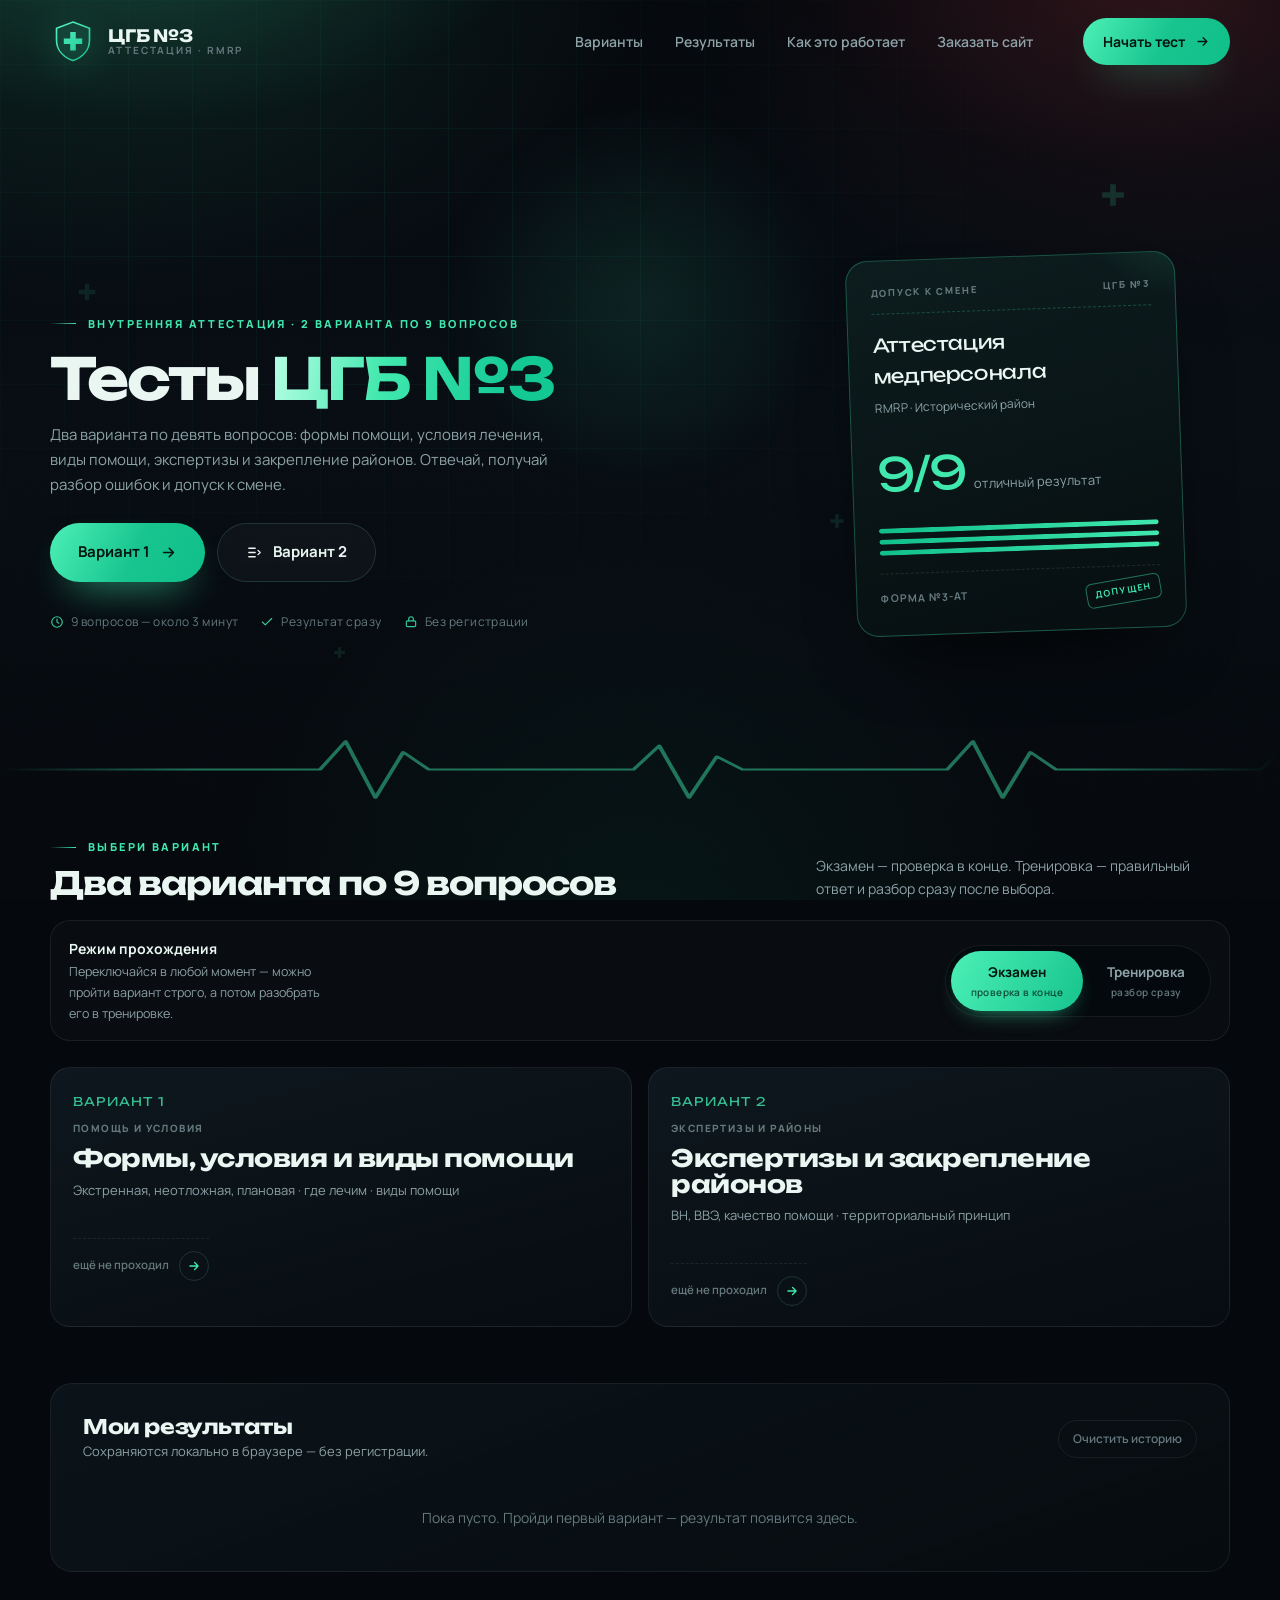
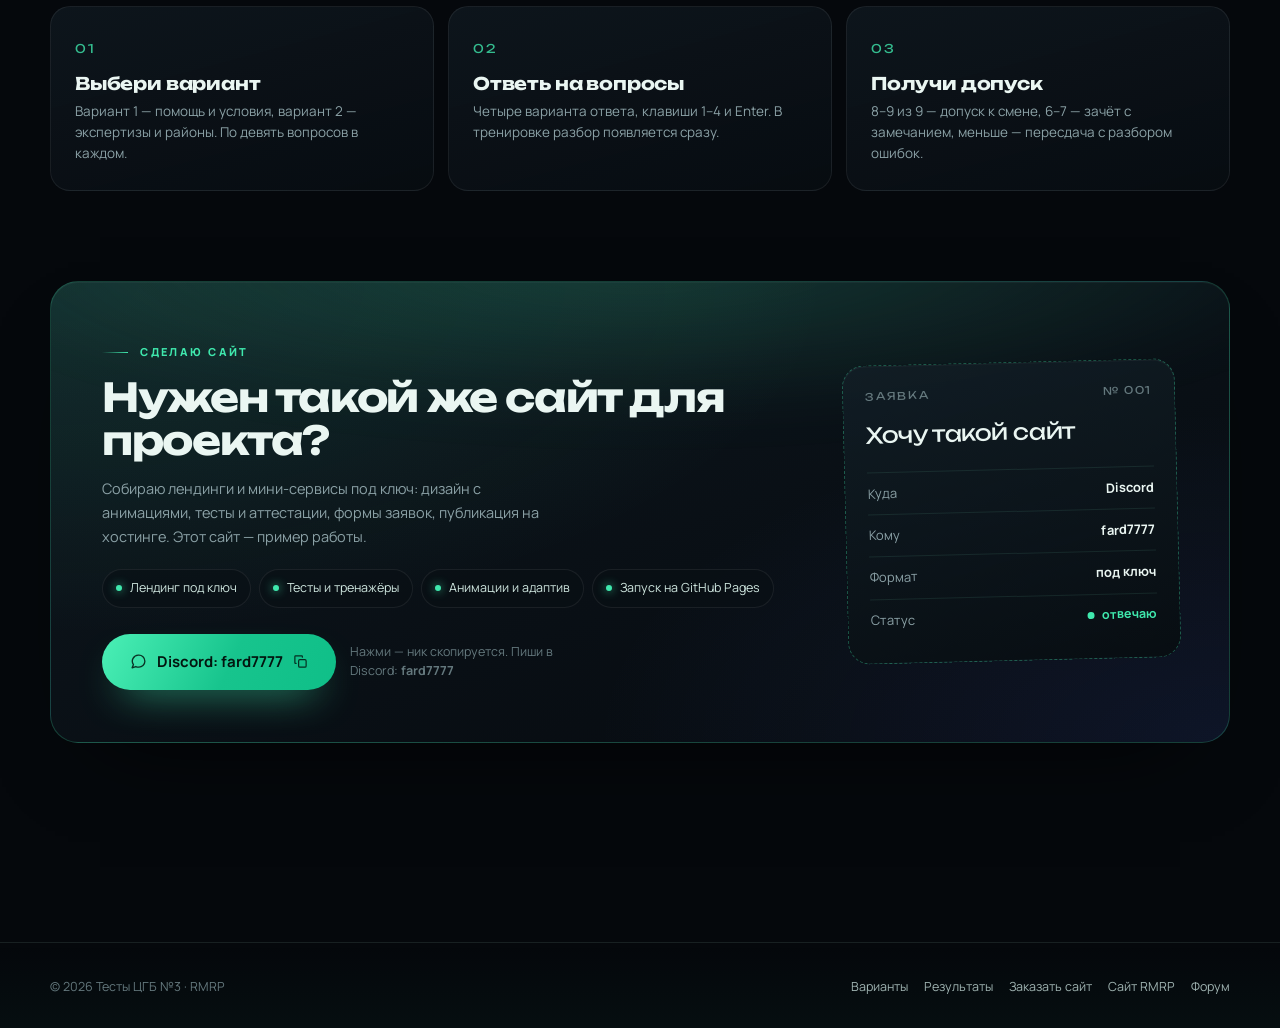
<file: index.html>
<!DOCTYPE html>
<html lang="ru">
<head>
  <meta charset="UTF-8">
  <meta name="viewport" content="width=device-width, initial-scale=1">
  <title>Тесты ЦГБ №3 — аттестация медперсонала · RMRP</title>
  <meta name="description" content="Онлайн-аттестация ЦГБ №3 на RMRP: два варианта по 9 вопросов о формах помощи, условиях лечения, видах помощи и экспертизах. Экзамен или тренировка с разбором ошибок.">
  <meta name="theme-color" content="#05080c">
  <meta property="og:type" content="website">
  <meta property="og:title" content="Тесты ЦГБ №3 · RMRP">
  <meta property="og:description" content="Два варианта по 9 вопросов, разбор каждой ошибки. Пройди аттестацию и получи допуск к смене.">
  <link rel="icon" href="data:image/svg+xml,%3Csvg xmlns='http://www.w3.org/2000/svg' viewBox='0 0 48 48'%3E%3Crect width='48' height='48' rx='12' fill='%23070d13'/%3E%3Cpath d='M20.5 11h7v9.5H37v7h-9.5V37h-7v-9.5H11v-7h9.5V11Z' fill='%233fe8ad'/%3E%3C/svg%3E">
  <link rel="preconnect" href="https://fonts.googleapis.com">
  <link rel="preconnect" href="https://fonts.gstatic.com" crossorigin>
  <link rel="stylesheet" href="assets/css/style.css">
  <link rel="stylesheet" href="assets/css/quiz.css">
  <link rel="stylesheet" href="assets/css/promo.css">
</head>
<body>

<div class="scroll-progress" id="scrollProgress"></div>
<div class="cursor-glow" id="cursorGlow"></div>
<canvas id="confetti" aria-hidden="true"></canvas>

<header class="header" id="header">
  <div class="container header__inner">
    <a class="brand" href="#top" aria-label="Тесты ЦГБ №3">
      <svg class="brand__mark" viewBox="0 0 48 48" fill="none" aria-hidden="true">
        <defs>
          <linearGradient id="brandGrad" x1="4" y1="2" x2="44" y2="46" gradientUnits="userSpaceOnUse">
            <stop stop-color="#5df7c2"/><stop offset="1" stop-color="#0fbf88"/>
          </linearGradient>
        </defs>
        <path d="M24 3.2 41.2 9.6v12.2c0 10.1-6.7 17.9-17.2 21.6C13.5 39.7 6.8 31.9 6.8 21.8V9.6L24 3.2Z" fill="rgba(63,232,173,.08)" stroke="url(#brandGrad)" stroke-width="1.7"/>
        <path d="M21.1 13.6h5.8v6.7h6.7v5.8h-6.7v6.7h-5.8v-6.7h-6.7v-5.8h6.7v-6.7Z" fill="url(#brandGrad)"/>
      </svg>
      <span class="brand__text">
        <span class="brand__title">ЦГБ №3</span>
        <span class="brand__sub">Аттестация · RMRP</span>
      </span>
    </a>

    <nav class="nav" aria-label="Навигация">
      <a class="nav__link" href="#variants">Варианты</a>
      <a class="nav__link" href="#history">Результаты</a>
      <a class="nav__link" href="#about-test">Как это работает</a>
      <a class="nav__link" href="#order">Заказать сайт</a>
    </nav>

    <a class="btn btn--primary btn--sm header__cta" href="#variants">
      Начать тест
      <svg width="15" height="15" viewBox="0 0 24 24" fill="none" stroke="currentColor" stroke-width="2.2" stroke-linecap="round" stroke-linejoin="round"><path d="M5 12h14M13 6l6 6-6 6"/></svg>
    </a>

    <button class="burger" id="burger" aria-label="Меню" aria-expanded="false" aria-controls="mobileMenu">
      <span></span><span></span><span></span>
    </button>
  </div>
</header>

<div class="mobile-menu" id="mobileMenu">
  <a href="#variants">Варианты теста</a>
  <a href="#history">Мои результаты</a>
  <a href="#about-test">Как это работает</a>
  <a href="#order">Заказать сайт</a>
  <a href="#variants">Начать тест</a>
</div>

<main id="top">
  <!-- ============ HERO ============ -->
  <section class="quiz-hero">
    <div class="hero-grid" aria-hidden="true"></div>

    <svg class="hero-cross hero-cross--1" viewBox="0 0 24 24" fill="currentColor" aria-hidden="true"><path d="M9.4 2h5.2v7.4H22v5.2h-7.4V22H9.4v-7.4H2v-5.2h7.4V2Z"/></svg>
    <svg class="hero-cross hero-cross--2" viewBox="0 0 24 24" fill="currentColor" aria-hidden="true"><path d="M9.4 2h5.2v7.4H22v5.2h-7.4V22H9.4v-7.4H2v-5.2h7.4V2Z"/></svg>
    <svg class="hero-cross hero-cross--3" viewBox="0 0 24 24" fill="currentColor" aria-hidden="true"><path d="M9.4 2h5.2v7.4H22v5.2h-7.4V22H9.4v-7.4H2v-5.2h7.4V2Z"/></svg>
    <svg class="hero-cross hero-cross--4" viewBox="0 0 24 24" fill="currentColor" aria-hidden="true"><path d="M9.4 2h5.2v7.4H22v5.2h-7.4V22H9.4v-7.4H2v-5.2h7.4V2Z"/></svg>

    <div class="hero-ecg" aria-hidden="true">
      <svg viewBox="0 0 1200 120" preserveAspectRatio="none" fill="none">
        <path d="M0 66h150l12-26 14 52 13-42 12 16h96l12-22 14 48 13-38 12 12h96l12-26 14 52 13-42 12 16h96l12-22 14 48 13-38 12 12h96l12-26 14 52 13-42 12 16h96l12-22 14 48 13-38 12 12h96l12-26 14 52 13-42 12 16h150"
              stroke="#3fe8ad" stroke-width="2" stroke-linecap="round" stroke-linejoin="round" opacity=".85"/>
      </svg>
    </div>

    <div class="container quiz-hero__inner">
      <div>
        <span class="eyebrow">Внутренняя аттестация · 2 варианта по 9 вопросов</span>
        <h1>Тесты <span class="grad">ЦГБ №3</span></h1>
        <p class="hero-sub">
          Два варианта по девять вопросов: формы помощи, условия лечения, виды помощи, экспертизы
          и закрепление районов. Отвечай, получай разбор ошибок и допуск к смене.
        </p>

        <div class="quiz-hero__actions">
          <button class="btn btn--primary" type="button" data-start="v1">
            Вариант 1
            <svg width="17" height="17" viewBox="0 0 24 24" fill="none" stroke="currentColor" stroke-width="2.2" stroke-linecap="round" stroke-linejoin="round"><path d="M5 12h14M13 6l6 6-6 6"/></svg>
          </button>
          <button class="btn btn--ghost" type="button" data-start="v2">
            <svg width="17" height="17" viewBox="0 0 24 24" fill="none" stroke="currentColor" stroke-width="1.9" stroke-linecap="round" stroke-linejoin="round"><path d="M4 6h9M4 12h9M4 18h9"/><path d="M17 9l3 3-3 3"/></svg>
            Вариант 2
          </button>
        </div>

        <div class="quiz-hero__meta">
          <span>
            <svg width="14" height="14" viewBox="0 0 24 24" fill="none" stroke="currentColor" stroke-width="2" stroke-linecap="round" stroke-linejoin="round"><circle cx="12" cy="12" r="9"/><path d="M12 7v5l3 2"/></svg>
            9 вопросов — около 3 минут
          </span>
          <span>
            <svg width="14" height="14" viewBox="0 0 24 24" fill="none" stroke="currentColor" stroke-width="2" stroke-linecap="round" stroke-linejoin="round"><path d="M20 6 9 17l-5-5"/></svg>
            Результат сразу
          </span>
          <span>
            <svg width="14" height="14" viewBox="0 0 24 24" fill="none" stroke="currentColor" stroke-width="2" stroke-linecap="round" stroke-linejoin="round"><rect x="4" y="10" width="16" height="10" rx="2"/><path d="M8 10V7a4 4 0 0 1 8 0v3"/></svg>
            Без регистрации
          </span>
        </div>
      </div>

      <div class="hero-card">
        <div class="permit">
          <div class="permit__top"><span>Допуск к смене</span><span>ЦГБ №3</span></div>
          <div class="permit__title">Аттестация медперсонала</div>
          <div class="permit__sub">RMRP · Исторический район</div>
          <div class="permit__score">9/9<small>отличный результат</small></div>
          <div class="permit__bars">
            <div class="permit__bar"><i style="--w:100%"></i></div>
            <div class="permit__bar"><i style="--w:100%; animation-delay:.5s"></i></div>
            <div class="permit__bar"><i style="--w:100%; animation-delay:.7s"></i></div>
          </div>
          <div class="permit__foot"><span>Форма №3-АТ</span><span class="stamp">допущен</span></div>
        </div>
      </div>
    </div>
  </section>

  <!-- ============ APP ============ -->
  <section class="app-section" id="modes">
    <div class="container">

      <div class="app-head" id="variants" data-reveal>
        <div>
          <span class="eyebrow">Выбери вариант</span>
          <h2>Два варианта по 9 вопросов</h2>
        </div>
        <p>Экзамен — проверка в конце. Тренировка — правильный ответ и разбор сразу после выбора.</p>
      </div>

      <!-- ВЫБОР -->
      <div class="quiz-view" id="viewPicker">
        <div class="modes">
          <div class="modes__label">
            <b>Режим прохождения</b>
            Переключайся в любой момент — можно пройти вариант строго, а потом разобрать его в тренировке.
          </div>
          <div class="mode-switch" role="radiogroup" aria-label="Режим прохождения">
            <button type="button" data-mode="exam" class="is-active" role="radio" aria-checked="true">
              Экзамен<small>проверка в конце</small>
            </button>
            <button type="button" data-mode="train" role="radio" aria-checked="false">
              Тренировка<small>разбор сразу</small>
            </button>
          </div>
        </div>

        <div class="variant-grid" id="variantGrid"></div>
      </div>

      <!-- ТЕСТ -->
      <div class="quiz-view" id="viewQuiz" hidden>
        <div class="quiz-bar">
          <button class="btn-back" id="quitBtn" type="button">
            <svg width="14" height="14" viewBox="0 0 24 24" fill="none" stroke="currentColor" stroke-width="2.2" stroke-linecap="round" stroke-linejoin="round"><path d="M19 12H5M11 18l-6-6 6-6"/></svg>
            К вариантам
          </button>
          <div class="quiz-meter">
            <div class="quiz-meter__track"><i class="quiz-meter__fill" id="meterFill"></i></div>
            <span class="quiz-meter__text" id="meterText">Вопрос 1 из 3</span>
          </div>
          <span class="quiz-badge" id="modeBadge">Экзамен</span>
        </div>

        <div class="q-card" id="qCard">
          <div class="q-card__meta">
            <span id="qTag">Вариант 1</span>
            <span id="qCounter">01 / 03</span>
          </div>
          <h2 class="q-text" id="qText"></h2>
          <div class="q-options" id="qOptions"></div>

          <div class="q-feedback" id="qFeedback" hidden>
            <b id="feedbackTitle">Верно</b>
            <p id="feedbackText"></p>
          </div>

          <div class="q-nav">
            <span class="q-hint">клавиши <kbd>1</kbd>–<kbd>4</kbd> — ответ, <kbd>Enter</kbd> — далее</span>
            <button class="btn btn--primary" id="nextBtn" type="button" disabled>
              Далее
              <svg width="16" height="16" viewBox="0 0 24 24" fill="none" stroke="currentColor" stroke-width="2.2" stroke-linecap="round" stroke-linejoin="round"><path d="M5 12h14M13 6l6 6-6 6"/></svg>
            </button>
          </div>
        </div>
      </div>

      <!-- РЕЗУЛЬТАТ -->
      <div class="quiz-view" id="viewResult" hidden>
        <div class="result">
          <div class="result__ring">
            <svg viewBox="0 0 200 200" aria-hidden="true">
              <defs>
                <linearGradient id="resultGrad" x1="0" y1="0" x2="1" y2="1">
                  <stop offset="0" stop-color="#5df7c2"/>
                  <stop offset="1" stop-color="#0fbf88"/>
                </linearGradient>
              </defs>
              <circle class="result__ring-bg" cx="100" cy="100" r="88" fill="none" stroke-width="10"/>
              <circle class="result__ring-fill" id="ringFill" cx="100" cy="100" r="88" fill="none" stroke-width="10"
                      stroke-dasharray="552.9" stroke-dashoffset="552.9"/>
            </svg>
            <div class="result__score">
              <b id="scoreValue">0/9</b>
              <span>результат</span>
            </div>
          </div>

          <div class="result__grade" id="resultGrade">Допуск получен</div>
          <h2 id="resultTitle">Отличная работа</h2>
          <p class="result__text" id="resultText"></p>

          <div class="result__stats">
            <div class="result__stat"><b id="statCorrect">0</b><span>верных ответов</span></div>
            <div class="result__stat"><b id="statWrong">0</b><span>ошибок</span></div>
            <div class="result__stat"><b id="statTime">0:00</b><span>время</span></div>
          </div>

          <div class="result__review" id="reviewList"></div>

          <div class="result__actions">
            <button class="btn btn--primary" id="retryBtn" type="button">
              Пройти ещё раз
              <svg width="16" height="16" viewBox="0 0 24 24" fill="none" stroke="currentColor" stroke-width="2.2" stroke-linecap="round" stroke-linejoin="round"><path d="M3 12a9 9 0 1 0 3-6.7M3 4v5h5"/></svg>
            </button>
            <button class="btn btn--ghost" id="otherBtn" type="button">Другой вариант</button>
            <button class="btn btn--ghost" id="shareBtn" type="button">
              <svg width="16" height="16" viewBox="0 0 24 24" fill="none" stroke="currentColor" stroke-width="1.9" stroke-linecap="round" stroke-linejoin="round"><rect x="9" y="9" width="12" height="12" rx="2"/><path d="M5 15H4a1 1 0 0 1-1-1V4a1 1 0 0 1 1-1h10a1 1 0 0 1 1 1v1"/></svg>
              Скопировать результат
            </button>
          </div>
        </div>
      </div>

      <!-- ИСТОРИЯ -->
      <div class="history" id="history">
        <div class="history__head">
          <div>
            <h2>Мои результаты</h2>
            <p style="color:var(--muted);font-size:13px;margin-top:4px">Сохраняются локально в браузере — без регистрации.</p>
          </div>
          <button class="history__clear" id="clearHistory" type="button">Очистить историю</button>
        </div>
        <div class="history__list" id="historyList"></div>
      </div>

      <!-- КАК ЭТО РАБОТАЕТ -->
      <div class="how" id="about-test">
        <div class="how__item" data-reveal>
          <span class="how__num">01</span>
          <h3>Выбери вариант</h3>
          <p>Вариант 1 — помощь и условия, вариант 2 — экспертизы и районы. По девять вопросов в каждом.</p>
        </div>
        <div class="how__item" data-reveal style="--d:80ms">
          <span class="how__num">02</span>
          <h3>Ответь на вопросы</h3>
          <p>Четыре варианта ответа, клавиши 1–4 и Enter. В тренировке разбор появляется сразу.</p>
        </div>
        <div class="how__item" data-reveal style="--d:160ms">
          <span class="how__num">03</span>
          <h3>Получи допуск</h3>
          <p>8–9 из 9 — допуск к смене, 6–7 — зачёт с замечанием, меньше — пересдача с разбором ошибок.</p>
        </div>
      </div>
    </div>
  </section>

  <!-- ============ ЗАКАЗ САЙТА ============ -->
  <section class="promo" id="order">
    <div class="container">
      <div class="promo__card" data-reveal>
        <div class="promo__content">
          <span class="eyebrow">Сделаю сайт</span>
          <h2>Нужен такой же сайт для проекта?</h2>
          <p>
            Собираю лендинги и мини-сервисы под ключ: дизайн с анимациями, тесты и аттестации,
            формы заявок, публикация на хостинге. Этот сайт — пример работы.
          </p>
          <ul class="promo__list">
            <li>Лендинг под ключ</li>
            <li>Тесты и тренажёры</li>
            <li>Анимации и адаптив</li>
            <li>Запуск на GitHub Pages</li>
          </ul>
          <div class="promo__actions">
            <button class="btn btn--primary promo__copy" type="button" data-copy="fard7777">
              <svg width="17" height="17" viewBox="0 0 24 24" fill="none" stroke="currentColor" stroke-width="1.9" stroke-linecap="round" stroke-linejoin="round"><path d="M21 11.5a8.4 8.4 0 0 1-9 8.4 9.4 9.4 0 0 1-3.8-.8L3 21l1.9-4.6A8.4 8.4 0 0 1 12 3.1a8.4 8.4 0 0 1 9 8.4Z"/></svg>
              Discord: fard7777
              <svg width="15" height="15" viewBox="0 0 24 24" fill="none" stroke="currentColor" stroke-width="1.9" stroke-linecap="round" stroke-linejoin="round"><rect x="9" y="9" width="12" height="12" rx="2"/><path d="M5 15H4a1 1 0 0 1-1-1V4a1 1 0 0 1 1-1h10a1 1 0 0 1 1 1v1"/></svg>
            </button>
            <span class="promo__note">Нажми — ник скопируется. Пиши в Discord: <b>fard7777</b></span>
          </div>
        </div>

        <div class="promo-ticket" aria-hidden="true">
          <div class="promo-ticket__top"><span>Заявка</span><span>№ 001</span></div>
          <div class="promo-ticket__title">Хочу такой сайт</div>
          <div class="promo-ticket__row"><span>Куда</span><b>Discord</b></div>
          <div class="promo-ticket__row"><span>Кому</span><b>fard7777</b></div>
          <div class="promo-ticket__row"><span>Формат</span><b>под ключ</b></div>
          <div class="promo-ticket__row"><span>Статус</span><b class="is-live"><i></i>отвечаю</b></div>
        </div>
      </div>
    </div>
  </section>
</main>

<footer class="footer">
  <div class="container footer__inner">
    <span>© <span id="year">2026</span> Тесты ЦГБ №3 · RMRP</span>
    <span class="footer__links">
      <a href="#variants">Варианты</a>
      <a href="#history">Результаты</a>
      <a href="#order">Заказать сайт</a>
      <a href="https://rmrp.ru" target="_blank" rel="noopener">Сайт RMRP</a>
      <a href="https://forum.rmrp.ru" target="_blank" rel="noopener">Форум</a>
    </span>
  </div>
</footer>

<button class="to-top" id="toTop" aria-label="Наверх">
  <svg width="18" height="18" viewBox="0 0 24 24" fill="none" stroke="currentColor" stroke-width="2" stroke-linecap="round" stroke-linejoin="round"><path d="M12 19V5M6 11l6-6 6 6"/></svg>
</button>

<button class="promo-fab" id="promoFab" type="button" aria-label="Заказать сайт — написать в Discord">
  <span class="promo-fab__icon">
    <svg width="16" height="16" viewBox="0 0 24 24" fill="none" stroke="currentColor" stroke-width="2.1" stroke-linecap="round" stroke-linejoin="round"><path d="M21 11.5a8.4 8.4 0 0 1-9 8.4 9.4 9.4 0 0 1-3.8-.8L3 21l1.9-4.6A8.4 8.4 0 0 1 12 3.1a8.4 8.4 0 0 1 9 8.4Z"/></svg>
  </span>
  Заказать сайт
</button>

<div class="toast" id="toast" role="status" aria-live="polite"></div>

<script src="assets/js/tests-data.js" defer></script>
<script src="assets/js/main.js" defer></script>
<script src="assets/js/quiz.js" defer></script>
</body>
</html>
</file>
<file: assets/css/style.css>
/* ============================================================
   ЦГБ №3 · RMRP — аттестация. Базовые стили
   ============================================================ */

@import url('https://fonts.googleapis.com/css2?family=Manrope:wght@400;500;600;700;800&family=Unbounded:wght@400;500;600;700;800&display=swap');

:root {
  --bg: #05080c;
  --bg-2: #070d13;
  --ink: #eaf6f2;
  --muted: #8ba1a6;
  --muted-2: #64787d;
  --mint: #3fe8ad;
  --mint-2: #0fbf88;
  --red: #ff5063;
  --amber: #ffb35c;
  --line: rgba(126, 229, 196, .16);
  --line-soft: rgba(255, 255, 255, .07);
  --radius: 22px;
  --max: 1180px;
  --ease: cubic-bezier(.16, 1, .3, 1);
  --font-display: 'Unbounded', system-ui, sans-serif;
  --font-body: 'Manrope', system-ui, -apple-system, 'Segoe UI', sans-serif;
}

*, *::before, *::after { box-sizing: border-box; }

html { scroll-behavior: smooth; -webkit-text-size-adjust: 100%; }

body {
  margin: 0;
  background: var(--bg);
  color: var(--ink);
  font-family: var(--font-body);
  font-size: 16.5px;
  line-height: 1.65;
  overflow-x: hidden;
  -webkit-font-smoothing: antialiased;
}

body::before {
  content: "";
  position: fixed;
  inset: 0;
  z-index: -2;
  background:
    radial-gradient(900px 620px at 8% -8%, rgba(63, 232, 173, .13), transparent 62%),
    radial-gradient(780px 520px at 92% 2%, rgba(255, 80, 99, .08), transparent 60%),
    radial-gradient(700px 700px at 50% 108%, rgba(15, 191, 136, .08), transparent 62%),
    linear-gradient(180deg, #05080c 0%, #070d13 45%, #05080c 100%);
  pointer-events: none;
}

body::after {
  content: "";
  position: fixed;
  inset: 0;
  z-index: 9998;
  pointer-events: none;
  opacity: .045;
  mix-blend-mode: overlay;
  background-image: url("data:image/svg+xml,%3Csvg xmlns='http://www.w3.org/2000/svg' width='220' height='220'%3E%3Cfilter id='n'%3E%3CfeTurbulence type='fractalNoise' baseFrequency='.9' numOctaves='3'/%3E%3C/filter%3E%3Crect width='100%25' height='100%25' filter='url(%23n)'/%3E%3C/svg%3E");
}

::selection { background: rgba(63, 232, 173, .28); color: #fff; }

h1, h2, h3, h4 {
  font-family: var(--font-display);
  font-weight: 700;
  line-height: 1.05;
  letter-spacing: -.025em;
  margin: 0;
}

p { margin: 0; }
ul, ol { margin: 0; padding: 0; list-style: none; }
a { color: inherit; text-decoration: none; }
img { max-width: 100%; display: block; }
button { font: inherit; color: inherit; }

:focus-visible { outline: 2px solid var(--mint); outline-offset: 3px; border-radius: 6px; }

.container { width: min(100% - 44px, var(--max)); margin-inline: auto; }

/* ---------- прогресс + свечение ---------- */
.scroll-progress {
  position: fixed;
  inset: 0 auto auto 0;
  height: 2px;
  width: 0;
  z-index: 120;
  background: linear-gradient(90deg, var(--mint-2), var(--mint), #b8ffe6);
  box-shadow: 0 0 14px rgba(63, 232, 173, .8);
}

.cursor-glow {
  position: fixed;
  top: 0;
  left: 0;
  width: 460px;
  height: 460px;
  margin: -230px 0 0 -230px;
  border-radius: 50%;
  background: radial-gradient(circle, rgba(63, 232, 173, .10), transparent 62%);
  pointer-events: none;
  z-index: 0;
  opacity: 0;
  transition: opacity .5s ease;
  will-change: transform;
}

body.has-pointer .cursor-glow { opacity: 1; }

/* ---------- кнопки ---------- */
.btn {
  position: relative;
  display: inline-flex;
  align-items: center;
  justify-content: center;
  gap: 10px;
  padding: 16px 28px;
  border: 0;
  border-radius: 999px;
  font-family: var(--font-body);
  font-weight: 700;
  font-size: 15px;
  white-space: nowrap;
  cursor: pointer;
  overflow: hidden;
  transition: transform .35s var(--ease), box-shadow .35s var(--ease), background .35s ease, color .3s ease, border-color .3s ease;
}

.btn svg { flex: 0 0 auto; transition: transform .35s var(--ease); }
.btn:hover { transform: translateY(-2px); }
.btn:active { transform: translateY(0) scale(.985); }
.btn:hover svg { transform: translateX(3px); }

.btn--primary {
  background: linear-gradient(115deg, #4bf0b6, #17c48d 55%, #0fbf88);
  color: #03150f;
  box-shadow: 0 18px 40px -20px rgba(63, 232, 173, .95);
}

.btn--primary::after {
  content: "";
  position: absolute;
  inset: 0;
  background: linear-gradient(100deg, transparent 20%, rgba(255, 255, 255, .55) 45%, transparent 62%);
  transform: translateX(-120%);
  transition: transform .8s var(--ease);
}

.btn--primary:hover::after { transform: translateX(120%); }

.btn--ghost {
  background: rgba(255, 255, 255, .03);
  color: var(--ink);
  border: 1px solid var(--line);
  backdrop-filter: blur(10px);
}

.btn--ghost:hover {
  border-color: rgba(63, 232, 173, .5);
  background: rgba(63, 232, 173, .07);
  box-shadow: 0 14px 34px -22px rgba(63, 232, 173, .8);
}

.btn--sm { padding: 12px 20px; font-size: 14px; }

/* ---------- хедер ---------- */
.header {
  position: fixed;
  top: 0;
  left: 0;
  right: 0;
  z-index: 100;
  padding: 18px 0;
  transition: padding .35s var(--ease), background .35s ease, border-color .35s ease;
  border-bottom: 1px solid transparent;
}

.header.is-scrolled {
  padding: 10px 0;
  background: rgba(5, 9, 13, .78);
  backdrop-filter: blur(18px) saturate(1.2);
  border-bottom-color: var(--line-soft);
}

.header__inner { display: flex; align-items: center; gap: 26px; }

.brand { display: flex; align-items: center; gap: 12px; flex: 0 0 auto; }

.brand__mark {
  width: 46px;
  height: 46px;
  flex: 0 0 auto;
  filter: drop-shadow(0 6px 18px rgba(63, 232, 173, .45));
  transition: transform .5s var(--ease);
}

.brand:hover .brand__mark { transform: rotate(-6deg) scale(1.05); }

.brand__text { display: flex; flex-direction: column; line-height: 1.1; }

.brand__title {
  font-family: var(--font-display);
  font-size: 17px;
  font-weight: 700;
  letter-spacing: -.01em;
}

.brand__sub {
  font-size: 10px;
  font-weight: 700;
  letter-spacing: .19em;
  text-transform: uppercase;
  color: var(--muted-2);
}

.nav { display: flex; align-items: center; gap: 4px; margin-left: auto; }

.nav__link {
  position: relative;
  padding: 10px 14px;
  font-size: 14px;
  font-weight: 600;
  color: var(--muted);
  border-radius: 999px;
  transition: color .25s ease, background .25s ease;
}

.nav__link:hover { color: var(--ink); background: rgba(255, 255, 255, .04); }

.header__cta { margin-left: 10px; }

.burger {
  display: none;
  width: 46px;
  height: 46px;
  border-radius: 14px;
  border: 1px solid var(--line);
  background: rgba(255, 255, 255, .04);
  cursor: pointer;
  position: relative;
}

.burger span {
  position: absolute;
  left: 13px;
  width: 20px;
  height: 2px;
  border-radius: 2px;
  background: var(--ink);
  transition: transform .35s var(--ease), opacity .25s ease;
}

.burger span:nth-child(1) { top: 17px; }
.burger span:nth-child(2) { top: 23px; }
.burger span:nth-child(3) { top: 29px; }
.burger.is-open span:nth-child(1) { transform: translateY(6px) rotate(45deg); }
.burger.is-open span:nth-child(2) { opacity: 0; }
.burger.is-open span:nth-child(3) { transform: translateY(-6px) rotate(-45deg); }

.mobile-menu {
  position: fixed;
  inset: 0;
  z-index: 99;
  display: flex;
  flex-direction: column;
  justify-content: center;
  gap: 6px;
  padding: 90px 28px 40px;
  background: rgba(4, 7, 10, .96);
  backdrop-filter: blur(20px);
  opacity: 0;
  visibility: hidden;
  transform: translateY(-12px);
  transition: opacity .4s ease, transform .4s var(--ease), visibility .4s;
}

.mobile-menu.is-open { opacity: 1; visibility: visible; transform: none; }

.mobile-menu a {
  font-family: var(--font-display);
  font-size: clamp(24px, 7.4vw, 34px);
  font-weight: 600;
  padding: 14px 0;
  border-bottom: 1px solid var(--line-soft);
  opacity: 0;
  transform: translateY(16px);
  transition: opacity .5s var(--ease), transform .5s var(--ease);
}

.mobile-menu.is-open a { opacity: 1; transform: none; }
.mobile-menu.is-open a:nth-child(1) { transition-delay: .06s; }
.mobile-menu.is-open a:nth-child(2) { transition-delay: .12s; }
.mobile-menu.is-open a:nth-child(3) { transition-delay: .18s; }
.mobile-menu.is-open a:nth-child(4) { transition-delay: .24s; }
.mobile-menu.is-open a:nth-child(5) { transition-delay: .3s; }

/* ---------- общее ---------- */
.eyebrow {
  display: inline-flex;
  align-items: center;
  gap: 12px;
  font-size: 11px;
  font-weight: 800;
  letter-spacing: .22em;
  text-transform: uppercase;
  color: var(--mint);
}

.eyebrow::before {
  content: "";
  width: 26px;
  height: 1px;
  background: linear-gradient(90deg, transparent, var(--mint));
}

[data-reveal] {
  opacity: 0;
  transform: translateY(26px);
  transition: opacity .9s var(--ease), transform .9s var(--ease);
  transition-delay: var(--d, 0ms);
}

[data-reveal].is-visible { opacity: 1; transform: none; }

.pulse-dot {
  width: 8px;
  height: 8px;
  border-radius: 50%;
  background: var(--mint);
  box-shadow: 0 0 0 0 rgba(63, 232, 173, .7);
  animation: pulseDot 2.2s ease-out infinite;
}

@keyframes pulseDot {
  0% { box-shadow: 0 0 0 0 rgba(63, 232, 173, .6); }
  70% { box-shadow: 0 0 0 12px rgba(63, 232, 173, 0); }
  100% { box-shadow: 0 0 0 0 rgba(63, 232, 173, 0); }
}

/* ---------- футер ---------- */
.footer {
  position: relative;
  border-top: 1px solid var(--line-soft);
  padding: 34px 0 30px;
  margin-top: clamp(50px, 7vw, 90px);
  background: linear-gradient(180deg, transparent, rgba(63, 232, 173, .03));
}

.footer__inner {
  display: flex;
  align-items: center;
  justify-content: space-between;
  gap: 18px;
  flex-wrap: wrap;
  font-size: 12.5px;
  color: var(--muted-2);
}

.footer__inner a { color: #9fb3b1; transition: color .25s ease; }
.footer__inner a:hover { color: var(--mint); }

.footer__links { display: flex; align-items: center; gap: 16px; flex-wrap: wrap; }

/* ---------- наверх ---------- */
.to-top {
  position: fixed;
  right: 22px;
  bottom: 22px;
  z-index: 90;
  width: 48px;
  height: 48px;
  border-radius: 50%;
  display: grid;
  place-items: center;
  border: 1px solid var(--line);
  background: rgba(8, 16, 20, .85);
  backdrop-filter: blur(10px);
  color: var(--mint);
  cursor: pointer;
  opacity: 0;
  visibility: hidden;
  transform: translateY(12px);
  transition: opacity .35s ease, transform .35s var(--ease), visibility .35s, background .3s ease;
}

.to-top.is-visible { opacity: 1; visibility: visible; transform: none; }
.to-top:hover { background: rgba(63, 232, 173, .16); }

/* ---------- адаптив ---------- */
@media (max-width: 860px) {
  .nav, .header__cta { display: none; }
  .burger { display: block; margin-left: auto; }
}

@media (max-width: 620px) {
  body { font-size: 16px; }
  .container { width: calc(100% - 32px); }
  .btn { padding: 15px 22px; }
  .brand__mark { width: 40px; height: 40px; }
  .brand__title { font-size: 15.5px; }
}

@media (prefers-reduced-motion: reduce) {
  *, *::before, *::after {
    animation-duration: .001ms !important;
    animation-iteration-count: 1 !important;
    transition-duration: .001ms !important;
    scroll-behavior: auto !important;
  }
  [data-reveal] { opacity: 1; transform: none; }
}
</file>
<file: assets/css/quiz.css>
/* ============================================================
   ЦГБ №3 · RMRP — страница аттестации
   ============================================================ */

.quiz-page { position: relative; padding-top: 108px; }

/* ---------- hero ---------- */
.quiz-hero {
  position: relative;
  padding: clamp(40px, 6vw, 72px) 0 clamp(28px, 4vw, 44px);
  overflow: hidden;
}

.quiz-hero::before {
  content: "";
  position: absolute;
  inset: -20% -10% auto -10%;
  height: 420px;
  background:
    radial-gradient(600px 320px at 18% 0%, rgba(63, 232, 173, .16), transparent 66%),
    radial-gradient(500px 300px at 82% 10%, rgba(255, 80, 99, .09), transparent 68%);
  pointer-events: none;
  z-index: -1;
}

.quiz-hero__inner {
  display: grid;
  grid-template-columns: minmax(0, 1.25fr) minmax(0, .75fr);
  gap: 40px;
  align-items: end;
}

.crumbs {
  display: flex;
  align-items: center;
  gap: 8px;
  font-size: 12px;
  color: var(--muted-2);
  margin-bottom: 18px;
}

.crumbs a { color: var(--muted); transition: color .25s ease; }
.crumbs a:hover { color: var(--mint); }
.crumbs span { opacity: .5; }

.quiz-hero h1 {
  font-size: clamp(2.1rem, 4.6vw, 3.6rem);
  letter-spacing: -.035em;
  margin: 16px 0 14px;
  max-width: 18ch;
}

.quiz-hero h1 em { font-style: normal; color: var(--mint); }

.quiz-hero p { color: var(--muted); max-width: 56ch; }

.quiz-hero__stats {
  display: grid;
  grid-template-columns: repeat(3, minmax(0, 1fr));
  gap: 10px;
  padding: 18px;
  border-radius: 20px;
  border: 1px solid var(--line);
  background: linear-gradient(160deg, rgba(16, 27, 34, .8), rgba(7, 13, 18, .9));
}

.quiz-hero__stat b {
  display: block;
  font-family: var(--font-display);
  font-size: clamp(20px, 2.2vw, 26px);
  color: #fff;
  letter-spacing: -.03em;
}

.quiz-hero__stat span {
  font-size: 10.5px;
  letter-spacing: .12em;
  text-transform: uppercase;
  color: var(--muted-2);
  font-weight: 700;
}

/* ---------- переключатель режимов ---------- */
.modes {
  display: flex;
  align-items: center;
  justify-content: space-between;
  gap: 20px;
  flex-wrap: wrap;
  padding: 16px 18px;
  border-radius: 20px;
  border: 1px solid var(--line-soft);
  background: rgba(255, 255, 255, .02);
  margin-bottom: 26px;
}

.modes__label { font-size: 12.5px; color: var(--muted); max-width: 34ch; }
.modes__label b { color: var(--ink); display: block; font-size: 14px; margin-bottom: 2px; }

.mode-switch {
  display: inline-flex;
  padding: 5px;
  gap: 4px;
  border-radius: 999px;
  border: 1px solid var(--line-soft);
  background: rgba(4, 9, 13, .8);
}

.mode-switch button {
  border: 0;
  background: none;
  cursor: pointer;
  padding: 10px 20px;
  border-radius: 999px;
  font-size: 13.5px;
  font-weight: 700;
  color: var(--muted);
  transition: background .35s var(--ease), color .3s ease, box-shadow .35s ease;
}

.mode-switch button small {
  display: block;
  font-size: 10px;
  font-weight: 600;
  letter-spacing: .04em;
  color: var(--muted-2);
  margin-top: 1px;
}

.mode-switch button.is-active {
  background: linear-gradient(115deg, #4bf0b6, #17c48d);
  color: #03150f;
  box-shadow: 0 10px 24px -14px rgba(63, 232, 173, .9);
}

.mode-switch button.is-active small { color: rgba(3, 21, 15, .7); }

/* ---------- карточки вариантов ---------- */
.variant-grid {
  display: grid;
  grid-template-columns: repeat(2, minmax(0, 1fr));
  gap: 16px;
}

.variant-card {
  position: relative;
  display: flex;
  flex-direction: column;
  gap: 8px;
  padding: 24px 22px 20px;
  text-align: left;
  border-radius: 20px;
  border: 1px solid var(--line-soft);
  background: linear-gradient(165deg, rgba(17, 27, 35, .82), rgba(8, 13, 18, .9));
  cursor: pointer;
  overflow: hidden;
  font-family: var(--font-body);
  color: var(--ink);
  transition: transform .45s var(--ease), border-color .4s ease, box-shadow .45s ease;
}

.variant-card::before {
  content: "";
  position: absolute;
  inset: auto -30% -60% auto;
  width: 240px;
  height: 240px;
  background: radial-gradient(circle, rgba(63, 232, 173, .16), transparent 66%);
  opacity: 0;
  transition: opacity .45s ease;
}

.variant-card:hover {
  transform: translateY(-6px);
  border-color: rgba(63, 232, 173, .35);
  box-shadow: 0 34px 60px -40px rgba(0, 0, 0, .95);
}

.variant-card:hover::before { opacity: 1; }

.variant-card__num {
  font-family: var(--font-display);
  font-size: 12px;
  letter-spacing: .1em;
  color: var(--mint);
  opacity: .8;
}

.variant-card__tag {
  font-size: 10px;
  font-weight: 800;
  letter-spacing: .14em;
  text-transform: uppercase;
  color: var(--muted-2);
}

.variant-card h3 { font-size: clamp(20px, 2vw, 24px); letter-spacing: -.02em; margin-top: 2px; }

.variant-card p { font-size: 13px; color: var(--muted); min-height: 38px; }

.variant-card__foot {
  display: flex;
  align-items: center;
  justify-content: space-between;
  gap: 10px;
  margin-top: 12px;
  padding-top: 12px;
  border-top: 1px dashed rgba(255, 255, 255, .08);
  font-size: 11.5px;
  color: var(--muted-2);
}

.variant-card__score {
  display: inline-flex;
  align-items: center;
  gap: 6px;
  font-weight: 700;
  color: var(--mint);
}

.variant-card__score.is-empty { color: var(--muted-2); font-weight: 600; }

.variant-card__arrow {
  width: 30px;
  height: 30px;
  display: grid;
  place-items: center;
  border-radius: 50%;
  border: 1px solid var(--line);
  color: var(--mint);
  transition: transform .4s var(--ease), background .3s ease;
}

.variant-card:hover .variant-card__arrow { transform: translateX(3px); background: rgba(63, 232, 173, .12); }

.variant-card--action {
  border-style: dashed;
  border-color: rgba(63, 232, 173, .3);
  background: linear-gradient(165deg, rgba(63, 232, 173, .07), rgba(8, 13, 18, .9));
  justify-content: center;
  align-items: flex-start;
}

.variant-card--action h3 { font-size: 18px; }
.variant-card--action p { min-height: 0; }

/* ---------- экран теста ---------- */
.quiz-view[hidden] { display: none; }
.quiz-view { animation: viewIn .5s var(--ease); }

@keyframes viewIn {
  from { opacity: 0; transform: translateY(14px); }
  to { opacity: 1; transform: none; }
}

.quiz-bar {
  display: flex;
  align-items: center;
  gap: 18px;
  margin-bottom: 22px;
  flex-wrap: wrap;
}

.btn-back {
  display: inline-flex;
  align-items: center;
  gap: 8px;
  padding: 9px 16px;
  border-radius: 999px;
  border: 1px solid var(--line-soft);
  background: rgba(255, 255, 255, .03);
  color: var(--muted);
  font-size: 13px;
  font-weight: 600;
  cursor: pointer;
  transition: color .25s ease, border-color .25s ease, background .25s ease;
}

.btn-back:hover { color: var(--ink); border-color: rgba(63, 232, 173, .4); background: rgba(63, 232, 173, .07); }

.quiz-meter { flex: 1 1 260px; display: flex; align-items: center; gap: 14px; }

.quiz-meter__track {
  flex: 1 1 auto;
  height: 6px;
  border-radius: 999px;
  background: rgba(255, 255, 255, .07);
  overflow: hidden;
}

.quiz-meter__fill {
  display: block;
  height: 100%;
  width: 0;
  border-radius: 999px;
  background: linear-gradient(90deg, var(--mint-2), var(--mint));
  box-shadow: 0 0 14px rgba(63, 232, 173, .6);
  transition: width .5s var(--ease);
}

.quiz-meter__text {
  font-size: 12px;
  font-weight: 700;
  letter-spacing: .06em;
  text-transform: uppercase;
  color: var(--muted-2);
  white-space: nowrap;
}

.quiz-badge {
  display: inline-flex;
  align-items: center;
  gap: 7px;
  padding: 6px 12px;
  border-radius: 999px;
  border: 1px solid var(--line);
  background: rgba(63, 232, 173, .07);
  font-size: 11px;
  font-weight: 800;
  letter-spacing: .12em;
  text-transform: uppercase;
  color: #b7f5df;
}

/* карточка вопроса */
.q-card {
  position: relative;
  max-width: 880px;
  margin: 0 auto;
  padding: clamp(24px, 3.4vw, 40px);
  border-radius: 26px;
  border: 1px solid var(--line);
  background: linear-gradient(160deg, rgba(15, 25, 33, .92), rgba(7, 12, 17, .96));
  box-shadow: 0 50px 100px -60px rgba(0, 0, 0, .95);
  overflow: hidden;
}

.q-card::before {
  content: "";
  position: absolute;
  inset: 0 0 auto 0;
  height: 2px;
  background: linear-gradient(90deg, transparent, rgba(63, 232, 173, .7), transparent);
}

.q-card__meta {
  display: flex;
  align-items: center;
  justify-content: space-between;
  gap: 12px;
  font-size: 11px;
  font-weight: 800;
  letter-spacing: .16em;
  text-transform: uppercase;
  color: var(--muted-2);
  margin-bottom: 18px;
}

.q-card__meta b { color: var(--mint); }

.q-text {
  font-family: var(--font-display);
  font-size: clamp(19px, 2.3vw, 25px);
  line-height: 1.32;
  letter-spacing: -.02em;
  margin-bottom: 26px;
}

.q-options { display: grid; gap: 10px; }

.option {
  display: flex;
  align-items: center;
  gap: 14px;
  width: 100%;
  padding: 15px 18px;
  border-radius: 15px;
  border: 1px solid rgba(255, 255, 255, .09);
  background: rgba(255, 255, 255, .022);
  color: var(--ink);
  text-align: left;
  font-size: 14.5px;
  line-height: 1.45;
  cursor: pointer;
  font-family: var(--font-body);
  transition: border-color .3s ease, background .3s ease, transform .3s var(--ease), opacity .3s ease;
}

.option:hover:not(:disabled) {
  border-color: rgba(63, 232, 173, .4);
  background: rgba(63, 232, 173, .06);
  transform: translateX(3px);
}

.option__key {
  flex: 0 0 auto;
  width: 32px;
  height: 32px;
  display: grid;
  place-items: center;
  border-radius: 10px;
  border: 1px solid rgba(255, 255, 255, .12);
  background: rgba(255, 255, 255, .04);
  font-size: 12.5px;
  font-weight: 800;
  color: var(--muted);
  transition: all .3s ease;
}

.option.is-selected {
  border-color: rgba(63, 232, 173, .55);
  background: rgba(63, 232, 173, .1);
}

.option.is-selected .option__key { background: var(--mint); border-color: var(--mint); color: #03150f; }

.option.is-correct {
  border-color: rgba(63, 232, 173, .7);
  background: rgba(63, 232, 173, .12);
}

.option.is-correct .option__key { background: var(--mint); border-color: var(--mint); color: #03150f; }

.option.is-wrong {
  border-color: rgba(255, 80, 99, .65);
  background: rgba(255, 80, 99, .1);
  animation: shake .45s ease;
}

.option.is-wrong .option__key { background: var(--red); border-color: var(--red); color: #fff; }

.option.is-dim { opacity: .45; }

@keyframes shake {
  0%, 100% { transform: translateX(0); }
  22% { transform: translateX(-4px); }
  46% { transform: translateX(4px); }
  72% { transform: translateX(-2px); }
}

.option__mark { margin-left: auto; flex: 0 0 auto; display: none; }
.option.is-correct .option__mark,
.option.is-wrong .option__mark { display: block; }

/* разбор */
.q-feedback {
  margin-top: 20px;
  padding: 16px 18px;
  border-radius: 14px;
  border: 1px solid rgba(63, 232, 173, .25);
  border-left: 3px solid var(--mint);
  background: rgba(63, 232, 173, .06);
  animation: viewIn .4s var(--ease);
}

.q-feedback.is-bad {
  border-color: rgba(255, 80, 99, .28);
  border-left-color: var(--red);
  background: rgba(255, 80, 99, .06);
}

.q-feedback[hidden] { display: none; }

.q-feedback b {
  display: flex;
  align-items: center;
  gap: 8px;
  font-size: 13px;
  letter-spacing: .04em;
  text-transform: uppercase;
  color: var(--mint);
  margin-bottom: 6px;
}

.q-feedback.is-bad b { color: var(--red); }

.q-feedback p { font-size: 14px; color: #c2d3d1; line-height: 1.55; }

.q-nav {
  display: flex;
  align-items: center;
  justify-content: space-between;
  gap: 16px;
  margin-top: 26px;
  flex-wrap: wrap;
}

.q-hint { font-size: 11.5px; color: var(--muted-2); letter-spacing: .04em; }

.q-hint kbd {
  display: inline-block;
  padding: 2px 6px;
  border-radius: 5px;
  border: 1px solid rgba(255, 255, 255, .14);
  background: rgba(255, 255, 255, .05);
  font-family: var(--font-body);
  font-size: 10.5px;
  color: var(--muted);
}

.btn[disabled] {
  opacity: .38;
  cursor: not-allowed;
  box-shadow: none;
  transform: none;
}

/* ---------- результат ---------- */
.result {
  max-width: 900px;
  margin: 0 auto;
  text-align: center;
}

.result__ring {
  position: relative;
  width: 220px;
  height: 220px;
  margin: 0 auto 26px;
}

.result__ring svg { width: 100%; height: 100%; transform: rotate(-90deg); }

.result__ring-bg { stroke: rgba(255, 255, 255, .07); }

.result__ring-fill {
  stroke: url(#resultGrad);
  stroke-linecap: round;
  transition: stroke-dashoffset 1.4s var(--ease);
}

.result__score {
  position: absolute;
  inset: 0;
  display: grid;
  place-content: center;
  gap: 2px;
}

.result__score b {
  font-family: var(--font-display);
  font-size: 54px;
  letter-spacing: -.05em;
  line-height: 1;
}

.result__score span {
  font-size: 11px;
  letter-spacing: .18em;
  text-transform: uppercase;
  color: var(--muted-2);
  font-weight: 800;
}

.result__grade {
  display: inline-flex;
  align-items: center;
  gap: 8px;
  padding: 8px 16px;
  border-radius: 999px;
  font-size: 11.5px;
  font-weight: 800;
  letter-spacing: .14em;
  text-transform: uppercase;
  border: 1px solid rgba(63, 232, 173, .35);
  background: rgba(63, 232, 173, .1);
  color: #b7f5df;
  margin-bottom: 18px;
}

.result__grade.is-warn {
  border-color: rgba(255, 179, 92, .4);
  background: rgba(255, 179, 92, .1);
  color: #ffd6a8;
}

.result__grade.is-bad {
  border-color: rgba(255, 80, 99, .4);
  background: rgba(255, 80, 99, .1);
  color: #ffc2ca;
}

.result h2 { font-size: clamp(1.7rem, 3.4vw, 2.6rem); letter-spacing: -.03em; margin-bottom: 12px; }

.result__text { color: var(--muted); max-width: 58ch; margin: 0 auto 28px; }

.result__stats {
  display: grid;
  grid-template-columns: repeat(3, minmax(0, 1fr));
  gap: 10px;
  margin-bottom: 30px;
}

.result__stat {
  padding: 16px;
  border-radius: 14px;
  border: 1px solid var(--line-soft);
  background: rgba(255, 255, 255, .02);
}

.result__stat b { display: block; font-family: var(--font-display); font-size: 22px; color: #fff; }

.result__stat span {
  font-size: 10.5px;
  letter-spacing: .12em;
  text-transform: uppercase;
  color: var(--muted-2);
  font-weight: 700;
}

.result__review { display: grid; gap: 10px; text-align: left; margin-bottom: 30px; }

.review {
  border: 1px solid var(--line-soft);
  border-radius: 14px;
  background: rgba(255, 255, 255, .02);
  overflow: hidden;
}

.review__head {
  display: flex;
  align-items: flex-start;
  gap: 12px;
  padding: 16px 18px;
  cursor: pointer;
  width: 100%;
  background: none;
  border: 0;
  text-align: left;
  font-family: var(--font-body);
  color: var(--ink);
}

.review__status {
  flex: 0 0 auto;
  width: 24px;
  height: 24px;
  display: grid;
  place-items: center;
  border-radius: 50%;
  margin-top: 1px;
  font-size: 13px;
}

.review.is-ok .review__status { background: rgba(63, 232, 173, .16); color: var(--mint); }
.review.is-bad .review__status { background: rgba(255, 80, 99, .16); color: var(--red); }

.review__q { flex: 1 1 auto; font-size: 14px; font-weight: 600; line-height: 1.45; }

.review__body {
  display: grid;
  grid-template-rows: 0fr;
  transition: grid-template-rows .4s var(--ease);
}

.review.is-open .review__body { grid-template-rows: 1fr; }
.review__body > div { overflow: hidden; }

.review__inner { padding: 0 18px 18px 54px; display: grid; gap: 8px; }

.review__row { font-size: 13.5px; color: var(--muted); }
.review__row b { color: #dff1ec; }
.review__row--ok b { color: var(--mint); }
.review__row--bad b { color: #ff9aa6; }

.review__explain {
  margin-top: 4px;
  padding-top: 10px;
  border-top: 1px dashed rgba(255, 255, 255, .1);
  font-size: 13px;
  color: #a8bcba;
  line-height: 1.55;
}

.result__actions {
  display: flex;
  gap: 12px;
  justify-content: center;
  flex-wrap: wrap;
}

/* ---------- история ---------- */
.history {
  margin-top: 56px;
  border-radius: 22px;
  border: 1px solid var(--line-soft);
  background: linear-gradient(160deg, rgba(14, 23, 30, .8), rgba(7, 12, 16, .9));
  padding: clamp(22px, 3vw, 32px);
}

.history__head {
  display: flex;
  align-items: center;
  justify-content: space-between;
  gap: 16px;
  flex-wrap: wrap;
  margin-bottom: 18px;
}

.history__head h2 { font-size: 20px; letter-spacing: -.02em; }

.history__clear {
  border: 1px solid var(--line-soft);
  background: none;
  color: var(--muted-2);
  font-size: 12px;
  font-weight: 600;
  padding: 8px 14px;
  border-radius: 999px;
  cursor: pointer;
  transition: color .25s ease, border-color .25s ease;
}

.history__clear:hover { color: var(--red); border-color: rgba(255, 80, 99, .4); }

.history__list { display: grid; gap: 2px; }

.history__row {
  display: grid;
  grid-template-columns: minmax(0, 1.5fr) .7fr .7fr .9fr;
  gap: 14px;
  align-items: center;
  padding: 13px 4px;
  border-top: 1px solid var(--line-soft);
  font-size: 13.5px;
}

.history__row:first-child { border-top: 0; }

.history__name { color: #d5e6e2; font-weight: 600; }

.history__mode {
  font-size: 10.5px;
  letter-spacing: .1em;
  text-transform: uppercase;
  color: var(--muted-2);
  font-weight: 700;
}

.history__score { font-weight: 800; color: var(--mint); font-variant-numeric: tabular-nums; }
.history__score.is-mid { color: var(--amber); }
.history__score.is-low { color: var(--red); }

.history__date { color: var(--muted-2); font-size: 12.5px; text-align: right; }

.history__empty {
  padding: 26px 0 10px;
  color: var(--muted-2);
  font-size: 14px;
  text-align: center;
}

/* ---------- конфетти ---------- */
#confetti {
  position: fixed;
  inset: 0;
  width: 100%;
  height: 100%;
  pointer-events: none;
  z-index: 400;
}

/* ---------- адаптив ---------- */
@media (max-width: 1000px) {
  .quiz-hero__inner { grid-template-columns: 1fr; }
  .variant-grid { grid-template-columns: repeat(2, minmax(0, 1fr)); }
}

@media (max-width: 720px) {
  .quiz-page { padding-top: 92px; }
  .modes { flex-direction: column; align-items: stretch; }
  .mode-switch { width: 100%; }
  .mode-switch button { flex: 1 1 0; }
  .variant-grid { grid-template-columns: 1fr; }
  .result__stats { grid-template-columns: 1fr; }
  .history__row { grid-template-columns: minmax(0, 1fr) auto; row-gap: 4px; }
  .history__mode { display: none; }
  .history__date { grid-column: 2; }
  .q-card { padding: 22px 18px; }
  .option { padding: 13px 14px; font-size: 14px; }
  .result__ring { width: 180px; height: 180px; }
  .result__score b { font-size: 44px; }
  .q-nav .btn { flex: 1 1 100%; }
}

/* ============================================================
   HERO — только тест
   ============================================================ */
.quiz-hero {
  min-height: 92vh;
  display: flex;
  align-items: center;
  padding-top: 120px;
  padding-bottom: 60px;
}

.quiz-hero::before {
  inset: -10% -10% auto -10%;
  height: 560px;
}

.hero-grid {
  position: absolute;
  inset: 0;
  z-index: -2;
  background-image:
    linear-gradient(rgba(63, 232, 173, .07) 1px, transparent 1px),
    linear-gradient(90deg, rgba(63, 232, 173, .07) 1px, transparent 1px);
  background-size: 64px 64px;
  mask-image: radial-gradient(80% 70% at 30% 30%, #000 10%, transparent 75%);
  -webkit-mask-image: radial-gradient(80% 70% at 30% 30%, #000 10%, transparent 75%);
  animation: gridDrift 26s linear infinite;
  opacity: .85;
}

@keyframes gridDrift {
  from { background-position: 0 0, 0 0; }
  to { background-position: 64px 64px, 64px 64px; }
}

.hero-ecg {
  position: absolute;
  left: 0;
  right: 0;
  bottom: 0;
  height: 130px;
  z-index: -1;
  overflow: hidden;
  opacity: .55;
  mask-image: linear-gradient(90deg, transparent, #000 15%, #000 85%, transparent);
  -webkit-mask-image: linear-gradient(90deg, transparent, #000 15%, #000 85%, transparent);
}

.hero-ecg svg { width: 200%; height: 100%; animation: ecgScroll 9s linear infinite; }

@keyframes ecgScroll {
  from { transform: translateX(0); }
  to { transform: translateX(-50%); }
}

.hero-cross {
  position: absolute;
  z-index: -1;
  width: 26px;
  height: 26px;
  opacity: .16;
  color: var(--mint);
  animation: crossFloat 11s ease-in-out infinite;
}

.hero-cross--1 { top: 22%; right: 12%; animation-delay: -1s; }
.hero-cross--2 { top: 62%; right: 34%; width: 16px; height: 16px; animation-delay: -4s; opacity: .12; }
.hero-cross--3 { top: 34%; left: 6%; width: 20px; height: 20px; animation-delay: -7s; opacity: .1; }
.hero-cross--4 { top: 78%; left: 26%; width: 13px; height: 13px; animation-delay: -2.5s; opacity: .1; }

@keyframes crossFloat {
  0%, 100% { transform: translateY(0) rotate(0deg); }
  50% { transform: translateY(-22px) rotate(14deg); }
}

.quiz-hero h1 .grad {
  background: linear-gradient(100deg, #b8ffe6, var(--mint) 40%, #12c892 85%);
  -webkit-background-clip: text;
  background-clip: text;
  color: transparent;
}

.hero-sub {
  color: var(--muted);
  font-size: clamp(15px, 1.15vw, 17px);
  max-width: 50ch;
  margin-bottom: 26px;
}

.quiz-hero__actions { display: flex; flex-wrap: wrap; gap: 12px; margin-bottom: 30px; }

.quiz-hero__meta {
  display: flex;
  flex-wrap: wrap;
  gap: 8px 22px;
  font-size: 12px;
  color: var(--muted-2);
  letter-spacing: .04em;
}

.quiz-hero__meta span { display: inline-flex; align-items: center; gap: 7px; }
.quiz-hero__meta svg { color: var(--mint); opacity: .85; }

/* карточка «допуск» */
.hero-card { display: grid; place-items: center; }

.permit {
  width: min(330px, 100%);
  border-radius: 22px;
  border: 1px solid rgba(63, 232, 173, .3);
  background: linear-gradient(165deg, rgba(13, 30, 30, .92), rgba(6, 14, 16, .96));
  padding: 24px;
  box-shadow: 0 40px 80px -40px rgba(0, 0, 0, .9);
  transform: rotate(-2deg);
  transition: transform .5s var(--ease), box-shadow .5s ease;
  position: relative;
  overflow: hidden;
}

.permit::before {
  content: "";
  position: absolute;
  inset: -50% -40% auto auto;
  width: 240px;
  height: 240px;
  background: radial-gradient(circle, rgba(63, 232, 173, .22), transparent 66%);
}

.permit:hover { transform: rotate(0deg) translateY(-4px); box-shadow: 0 46px 90px -40px rgba(63, 232, 173, .28); }

.permit__top {
  position: relative;
  display: flex;
  align-items: center;
  justify-content: space-between;
  font-size: 9.5px;
  letter-spacing: .18em;
  text-transform: uppercase;
  color: var(--muted-2);
  font-weight: 800;
  padding-bottom: 12px;
  border-bottom: 1px dashed rgba(63, 232, 173, .25);
}

.permit__title { position: relative; font-family: var(--font-display); font-size: 19px; margin: 16px 0 6px; letter-spacing: -.02em; }
.permit__sub { position: relative; font-size: 12px; color: var(--muted); }

.permit__score {
  position: relative;
  display: flex;
  align-items: baseline;
  gap: 8px;
  margin: 18px 0 4px;
  font-family: var(--font-display);
  font-size: 46px;
  letter-spacing: -.04em;
  color: var(--mint);
}

.permit__score small { font-size: 13px; letter-spacing: 0; color: var(--muted); font-family: var(--font-body); }

.permit__bars { display: grid; gap: 6px; margin-top: 16px; position: relative; }

.permit__bar { height: 5px; border-radius: 999px; background: rgba(255, 255, 255, .07); overflow: hidden; }

.permit__bar i {
  display: block;
  height: 100%;
  border-radius: 999px;
  background: linear-gradient(90deg, var(--mint-2), var(--mint));
  width: 0;
  animation: barGrow 1.6s var(--ease) .3s forwards;
}

@keyframes barGrow { to { width: var(--w, 80%); } }

.permit__foot {
  position: relative;
  display: flex;
  align-items: center;
  justify-content: space-between;
  margin-top: 18px;
  padding-top: 12px;
  border-top: 1px dashed rgba(255, 255, 255, .1);
  font-size: 10.5px;
  letter-spacing: .1em;
  text-transform: uppercase;
  color: var(--muted-2);
  font-weight: 700;
}

.stamp {
  color: var(--mint);
  border: 1px solid rgba(63, 232, 173, .45);
  border-radius: 6px;
  padding: 4px 8px;
  transform: rotate(-8deg);
  font-size: 9px;
  letter-spacing: .14em;
}

/* секция приложения */
.app-section { padding-bottom: clamp(30px, 4vw, 50px); }

.app-head {
  display: flex;
  align-items: flex-end;
  justify-content: space-between;
  gap: 24px;
  flex-wrap: wrap;
  margin-bottom: 20px;
}

.app-head h2 { font-size: clamp(1.5rem, 2.6vw, 2rem); letter-spacing: -.03em; margin-top: 10px; }
.app-head p { color: var(--muted); font-size: 14px; max-width: 46ch; }

@media (max-width: 1000px) {
  .quiz-hero { min-height: auto; padding-top: 130px; }
  .hero-card { display: none; }
}

@media (max-width: 620px) {
  .quiz-hero { padding-top: 112px; padding-bottom: 40px; }
  .quiz-hero__actions .btn { flex: 1 1 100%; }
  .hero-grid { background-size: 44px 44px; }
}

/* ---------- как это работает ---------- */
.how {
  display: grid;
  grid-template-columns: repeat(3, minmax(0, 1fr));
  gap: 14px;
  margin-top: 34px;
}

.how__item {
  position: relative;
  padding: 26px 24px;
  border-radius: 20px;
  border: 1px solid var(--line-soft);
  background: linear-gradient(165deg, rgba(17, 27, 35, .7), rgba(8, 13, 18, .85));
  overflow: hidden;
  transition: transform .45s var(--ease), border-color .4s ease;
}

.how__item:hover { transform: translateY(-4px); border-color: rgba(63, 232, 173, .3); }

.how__num {
  font-family: var(--font-display);
  font-size: 12px;
  letter-spacing: .14em;
  color: var(--mint);
  opacity: .8;
}

.how__item h3 { font-size: 17.5px; margin: 14px 0 8px; letter-spacing: -.01em; }
.how__item p { font-size: 13.5px; color: var(--muted); line-height: 1.55; }

@media (max-width: 820px) {
  .how { grid-template-columns: 1fr; }
}
</file>
<file: assets/css/promo.css>
/* ============================================================
   Блок «Заказать сайт» + плавающая кнопка
   ============================================================ */

.promo {
  padding: clamp(20px, 4vw, 40px) 0 clamp(70px, 9vw, 110px);
}

.promo__card {
  position: relative;
  display: grid;
  grid-template-columns: minmax(0, 1.35fr) minmax(0, .65fr);
  gap: clamp(24px, 4vw, 54px);
  align-items: center;
  padding: clamp(26px, 4vw, 52px);
  border-radius: 28px;
  border: 1px solid rgba(63, 232, 173, .22);
  background:
    radial-gradient(120% 140% at 0% 0%, rgba(63, 232, 173, .12), transparent 55%),
    radial-gradient(90% 120% at 100% 100%, rgba(88, 120, 255, .10), transparent 60%),
    linear-gradient(160deg, rgba(15, 25, 33, .92), rgba(6, 10, 15, .96));
  box-shadow: 0 40px 90px -50px rgba(0, 0, 0, .9), inset 0 1px 0 rgba(255, 255, 255, .04);
  overflow: hidden;
}

.promo__card::before {
  content: "";
  position: absolute;
  inset: -40% -10% auto -10%;
  height: 320px;
  background: radial-gradient(closest-side, rgba(63, 232, 173, .18), transparent);
  filter: blur(30px);
  pointer-events: none;
  animation: promoAura 9s ease-in-out infinite alternate;
}

@keyframes promoAura {
  0% { transform: translate3d(-6%, -4%, 0) scale(1); opacity: .7; }
  100% { transform: translate3d(10%, 8%, 0) scale(1.15); opacity: 1; }
}

.promo__content { position: relative; z-index: 1; }

.promo__content h2 {
  font-family: var(--font-display);
  font-size: clamp(1.6rem, 3.1vw, 2.6rem);
  line-height: 1.08;
  letter-spacing: -.035em;
  margin: 16px 0 14px;
}

.promo__content > p {
  color: var(--muted);
  font-size: clamp(14.5px, 1.1vw, 16px);
  line-height: 1.65;
  max-width: 52ch;
}

.promo__list {
  display: flex;
  flex-wrap: wrap;
  gap: 8px;
  margin: 20px 0 26px;
  padding: 0;
  list-style: none;
}

.promo__list li {
  display: inline-flex;
  align-items: center;
  gap: 8px;
  padding: 8px 13px;
  border-radius: 999px;
  border: 1px solid var(--line-soft);
  background: rgba(9, 16, 21, .6);
  font-size: 12.5px;
  color: #cfe6df;
}

.promo__list li::before {
  content: "";
  width: 6px;
  height: 6px;
  border-radius: 50%;
  background: var(--mint);
  box-shadow: 0 0 10px rgba(63, 232, 173, .9);
}

.promo__actions {
  display: flex;
  flex-wrap: wrap;
  align-items: center;
  gap: 14px;
}

.promo__copy {
  font-family: var(--font-body);
}

.promo__copy svg { opacity: .85; }

.promo__note {
  font-size: 12.5px;
  color: var(--muted-2);
  max-width: 30ch;
  line-height: 1.5;
}

/* билет заявки */
.promo-ticket {
  position: relative;
  z-index: 1;
  padding: 22px;
  border-radius: 22px;
  border: 1px dashed rgba(63, 232, 173, .35);
  background: linear-gradient(165deg, rgba(18, 30, 38, .9), rgba(8, 13, 18, .95));
  box-shadow: inset 0 1px 0 rgba(255, 255, 255, .05);
  transform: rotate(-1.4deg);
  transition: transform .5s var(--ease), box-shadow .5s var(--ease);
}

.promo-ticket:hover {
  transform: rotate(0deg) translateY(-4px);
  box-shadow: 0 30px 60px -40px rgba(63, 232, 173, .5);
}

.promo-ticket__top {
  display: flex;
  justify-content: space-between;
  font-family: var(--font-display);
  font-size: 10.5px;
  letter-spacing: .16em;
  text-transform: uppercase;
  color: var(--muted-2);
}

.promo-ticket__title {
  font-family: var(--font-display);
  font-size: 22px;
  letter-spacing: -.02em;
  margin: 12px 0 18px;
}

.promo-ticket__row {
  display: flex;
  justify-content: space-between;
  align-items: center;
  gap: 10px;
  padding: 10px 0;
  border-top: 1px solid rgba(126, 229, 196, .10);
  font-size: 13px;
  color: var(--muted);
}

.promo-ticket__row b {
  color: var(--ink);
  font-weight: 700;
  letter-spacing: .01em;
}

.promo-ticket__row b.is-live {
  display: inline-flex;
  align-items: center;
  gap: 7px;
  color: var(--mint);
  font-size: 12.5px;
}

.promo-ticket__row b.is-live i {
  width: 7px;
  height: 7px;
  border-radius: 50%;
  background: var(--mint);
  box-shadow: 0 0 0 0 rgba(63, 232, 173, .55);
  animation: livePulse 2.2s infinite;
}

@keyframes livePulse {
  0% { box-shadow: 0 0 0 0 rgba(63, 232, 173, .5); }
  70% { box-shadow: 0 0 0 9px rgba(63, 232, 173, 0); }
  100% { box-shadow: 0 0 0 0 rgba(63, 232, 173, 0); }
}

/* ---------- плавающая кнопка ---------- */
.promo-fab {
  position: fixed;
  right: 22px;
  bottom: 22px;
  z-index: 60;
  display: inline-flex;
  align-items: center;
  gap: 10px;
  padding: 12px 18px 12px 14px;
  border-radius: 999px;
  border: 1px solid rgba(63, 232, 173, .38);
  background: linear-gradient(135deg, rgba(15, 27, 33, .96), rgba(8, 14, 19, .96));
  backdrop-filter: blur(12px);
  color: var(--ink);
  font-family: var(--font-body);
  font-size: 13.5px;
  font-weight: 600;
  cursor: pointer;
  box-shadow: 0 18px 40px -20px rgba(0, 0, 0, .95), inset 0 1px 0 rgba(255, 255, 255, .06);
  transform: translateY(14px) scale(.96);
  opacity: 0;
  pointer-events: none;
  transition: opacity .45s var(--ease), transform .45s var(--ease), border-color .3s ease, box-shadow .3s ease;
}

.promo-fab.is-on {
  opacity: 1;
  transform: none;
  pointer-events: auto;
}

.promo-fab:hover {
  border-color: rgba(63, 232, 173, .7);
  box-shadow: 0 22px 46px -18px rgba(63, 232, 173, .35);
  transform: translateY(-2px);
}

.promo-fab__icon {
  display: grid;
  place-items: center;
  width: 30px;
  height: 30px;
  border-radius: 50%;
  background: linear-gradient(135deg, #5df7c2, #0fbf88);
  color: #04140f;
  position: relative;
}

.promo-fab__icon::after {
  content: "";
  position: absolute;
  inset: -4px;
  border-radius: 50%;
  border: 1px solid rgba(63, 232, 173, .45);
  animation: fabRing 2.8s ease-out infinite;
}

@keyframes fabRing {
  0% { transform: scale(.85); opacity: .8; }
  100% { transform: scale(1.5); opacity: 0; }
}

/* поднимаем «наверх», чтобы не пересекались */
.to-top { bottom: 92px; }

/* ---------- тост ---------- */
.toast {
  position: fixed;
  left: 50%;
  bottom: 32px;
  z-index: 90;
  padding: 13px 20px;
  border-radius: 999px;
  border: 1px solid rgba(63, 232, 173, .35);
  background: rgba(10, 18, 23, .96);
  backdrop-filter: blur(10px);
  color: var(--ink);
  font-size: 13px;
  font-weight: 600;
  box-shadow: 0 20px 40px -22px #000;
  opacity: 0;
  transform: translate(-50%, 16px);
  transition: opacity .3s ease, transform .3s ease;
  pointer-events: none;
  white-space: nowrap;
}

.toast.is-on {
  opacity: 1;
  transform: translate(-50%, 0);
}

@media (max-width: 900px) {
  .promo__card { grid-template-columns: 1fr; }
  .promo-ticket { transform: none; max-width: 420px; }
}

@media (max-width: 600px) {
  .promo-fab { right: 14px; bottom: 16px; padding: 10px 15px 10px 11px; font-size: 12.5px; }
  .to-top { bottom: 80px; right: 14px; }
  .promo__note { max-width: none; }
}

@media (prefers-reduced-motion: reduce) {
  .promo__card::before,
  .promo-fab__icon::after,
  .promo-ticket__row b.is-live i { animation: none; }
}
</file>
